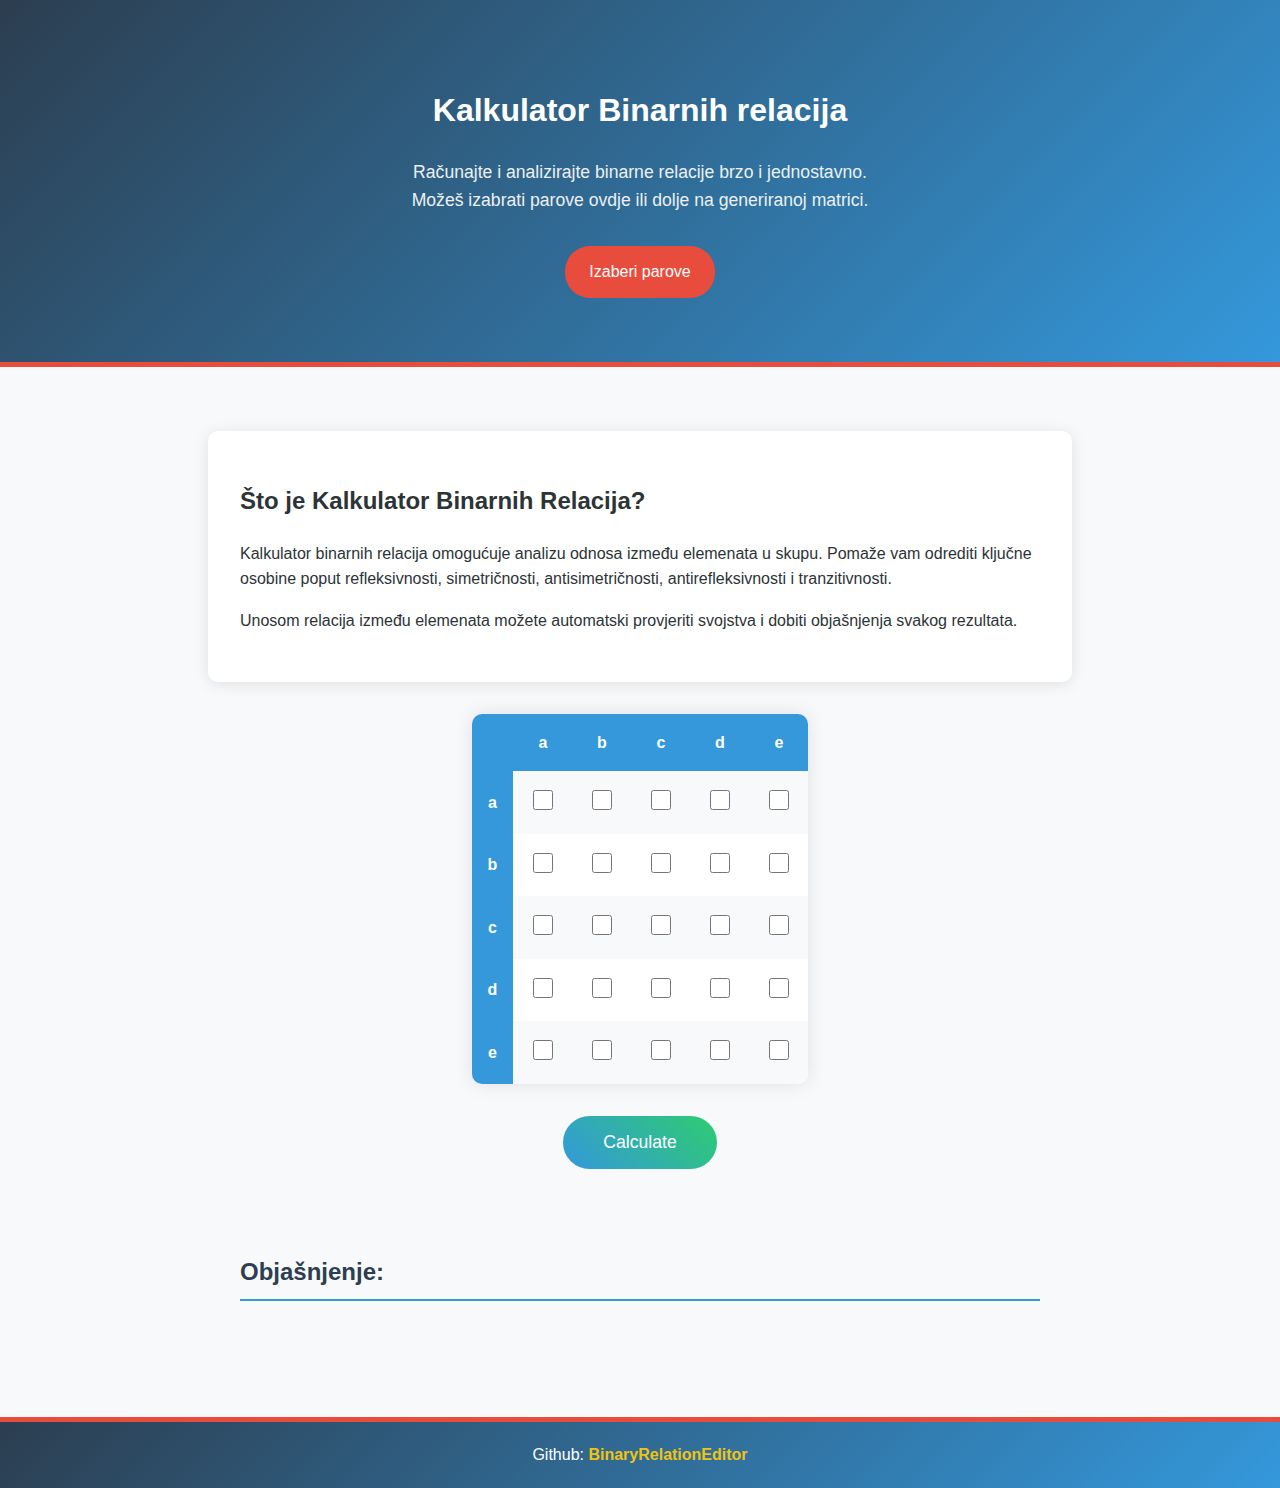
<file: index.html>
<!DOCTYPE html>
<html lang="en">
  <head>
    <meta charset="UTF-8" />
    <meta http-equiv="X-UA-Compatible" content="IE=edge" />
    <meta name="viewport" content="width=device-width, initial-scale=1.0" />
    <title>Kalkulator binarnih relacija</title>
    <link rel="stylesheet" href="css/index.css" />
    <link rel="stylesheet" href="css/main.css" />
  </head>

  <body>
    <header class="header">
      <div class="header-container">
        <h1>Kalkulator Binarnih relacija</h1>
        <p class="header-subtitle">
          Računajte i analizirajte binarne relacije brzo i jednostavno.
          <br />Možeš izabrati parove ovdje ili dolje na generiranoj matrici.
        </p>

        <a href="binary-relation-calculator.html" class="btn">Izaberi parove</a>
      </div>
    </header>

    <main>
      <section class="about-section">
        <h2>Što je Kalkulator Binarnih Relacija?</h2>
        <p>
          Kalkulator binarnih relacija omogućuje analizu odnosa između elemenata
          u skupu. Pomaže vam odrediti ključne osobine poput refleksivnosti,
          simetričnosti, antisimetričnosti, antirefleksivnosti i tranzitivnosti.
        </p>
        <p>
          Unosom relacija između elemenata možete automatski provjeriti svojstva
          i dobiti objašnjenja svakog rezultata.
        </p>
      </section>

      <div id="message" role="alert"></div>
      <section aria-label="Relation Matrix">
        <table class="my-table" aria-label="Binary Relations Input Matrix">
          <tr>
            <th scope="col"></th>
            <th scope="col">a</th>
            <th scope="col">b</th>
            <th scope="col">c</th>
            <th scope="col">d</th>
            <th scope="col">e</th>
          </tr>
          <tr>
            <th scope="row">a</th>
            <td>
              <input
                type="checkbox"
                id="aa"
                name="aa"
                class="checkbox"
                value="aa"
                aria-label="Relation a to a"
              />
            </td>
            <td>
              <input
                type="checkbox"
                id="ab"
                name="ab"
                class="checkbox"
                value="ab"
                aria-label="Relation a to b"
              />
            </td>
            <td>
              <input
                type="checkbox"
                id="ac"
                name="ac"
                class="checkbox"
                value="ac"
                aria-label="Relation a to c"
              />
            </td>
            <td>
              <input
                type="checkbox"
                id="ad"
                name="ad"
                class="checkbox"
                value="ad"
                aria-label="Relation a to d"
              />
            </td>
            <td>
              <input
                type="checkbox"
                id="ae"
                name="ae"
                class="checkbox"
                value="ae"
                aria-label="Relation a to e"
              />
            </td>
          </tr>
          <tr>
            <th scope="row">b</th>
            <td>
              <input
                type="checkbox"
                id="ba"
                name="ba"
                class="checkbox"
                value="ba"
                aria-label="Relation b to a"
              />
            </td>
            <td>
              <input
                type="checkbox"
                id="bb"
                name="bb"
                class="checkbox"
                value="bb"
                aria-label="Relation b to b"
              />
            </td>
            <td>
              <input
                type="checkbox"
                id="bc"
                name="bc"
                class="checkbox"
                value="bc"
                aria-label="Relation b to c"
              />
            </td>
            <td>
              <input
                type="checkbox"
                id="bd"
                name="bd"
                class="checkbox"
                value="bd"
                aria-label="Relation b to d"
              />
            </td>
            <td>
              <input
                type="checkbox"
                id="be"
                name="be"
                class="checkbox"
                value="be"
                aria-label="Relation b to e"
              />
            </td>
          </tr>
          <tr>
            <th scope="row">c</th>
            <td>
              <input
                type="checkbox"
                id="ca"
                name="ca"
                class="checkbox"
                value="ca"
                aria-label="Relation c to a"
              />
            </td>
            <td>
              <input
                type="checkbox"
                id="cb"
                name="cb"
                class="checkbox"
                value="cb"
                aria-label="Relation c to b"
              />
            </td>
            <td>
              <input
                type="checkbox"
                id="cc"
                name="cc"
                class="checkbox"
                value="cc"
                aria-label="Relation c to c"
              />
            </td>
            <td>
              <input
                type="checkbox"
                id="cd"
                name="cd"
                class="checkbox"
                value="cd"
                aria-label="Relation c to d"
              />
            </td>
            <td>
              <input
                type="checkbox"
                id="ce"
                name="ce"
                class="checkbox"
                value="ce"
                aria-label="Relation c to e"
              />
            </td>
          </tr>
          <tr>
            <th scope="row">d</th>
            <td>
              <input
                type="checkbox"
                id="da"
                name="da"
                class="checkbox"
                value="da"
                aria-label="Relation d to a"
              />
            </td>
            <td>
              <input
                type="checkbox"
                id="db"
                name="db"
                class="checkbox"
                value="db"
                aria-label="Relation d to b"
              />
            </td>
            <td>
              <input
                type="checkbox"
                id="dc"
                name="dc"
                class="checkbox"
                value="dc"
                aria-label="Relation d to c"
              />
            </td>
            <td>
              <input
                type="checkbox"
                id="dd"
                name="dd"
                class="checkbox"
                value="dd"
                aria-label="Relation d to d"
              />
            </td>
            <td>
              <input
                type="checkbox"
                id="de"
                name="de"
                class="checkbox"
                value="de"
                aria-label="Relation d to e"
              />
            </td>
          </tr>
          <tr>
            <th scope="row">e</th>
            <td>
              <input
                type="checkbox"
                id="ea"
                name="ea"
                class="checkbox"
                value="ea"
                aria-label="Relation e to a"
              />
            </td>
            <td>
              <input
                type="checkbox"
                id="eb"
                name="eb"
                class="checkbox"
                value="eb"
                aria-label="Relation e to b"
              />
            </td>
            <td>
              <input
                type="checkbox"
                id="ec"
                name="ec"
                class="checkbox"
                value="ec"
                aria-label="Relation e to c"
              />
            </td>
            <td>
              <input
                type="checkbox"
                id="ed"
                name="ed"
                class="checkbox"
                value="ed"
                aria-label="Relation e to d"
              />
            </td>
            <td>
              <input
                type="checkbox"
                id="ee"
                name="ee"
                class="checkbox"
                value="ee"
                aria-label="Relation e to e"
              />
            </td>
          </tr>
        </table>

        <button class="Calculate" type="button">Calculate</button>
      </section>

      <section id="results" aria-live="polite">
        <h2 class="naslov">Rezultati:</h2>
        <h2>
          Refleksivna:
          <span
            class="res refleksivna"
            id="resRefleksivna"
            style="text-align: right"
          ></span>
        </h2>
        <br />
        <hr />
        <h2>Antirefleksivna: <span class="res antirefleksivna"></span></h2>
        <br />
        <hr />
        <h2>Simetrična: <span class="res simetricna"></span></h2>
        <br />
        <hr />
        <h2>Antisimetrična: <span class="res antisimetricna"></span></h2>
        <br />
        <hr />
        <h2>Tranzitivna: <span class="res tranzitivna"></span></h2>
        <br />
        <hr />
        <h2>Asimetrična: <span class="res asimetricna"></span></h2>
        <br />
        <hr />
      </section>

      <section class="Explanation" aria-live="polite">
        <h2 class="titleExp">Objašnjenje:</h2>
        <h3 class="res refleksivnaExp"></h3>
        <h3 class="res antirefleksivnaExp"></h3>
        <h3 class="res simetricnaExp"></h3>
        <h3 class="res antisimetricnaExp"></h3>
        <h3 class="res tranzitivnaExp"></h3>
        <h3 class="res asimetricnaExp"></h3>
        <h3 class="res zakljucakExp"></h3>
      </section>
    </main>
    <section id="footer"></section>

    <script type="module" src="js/index.js"></script>
    <script src="js/utility/main.js"></script>
  </body>
</html>
</file>
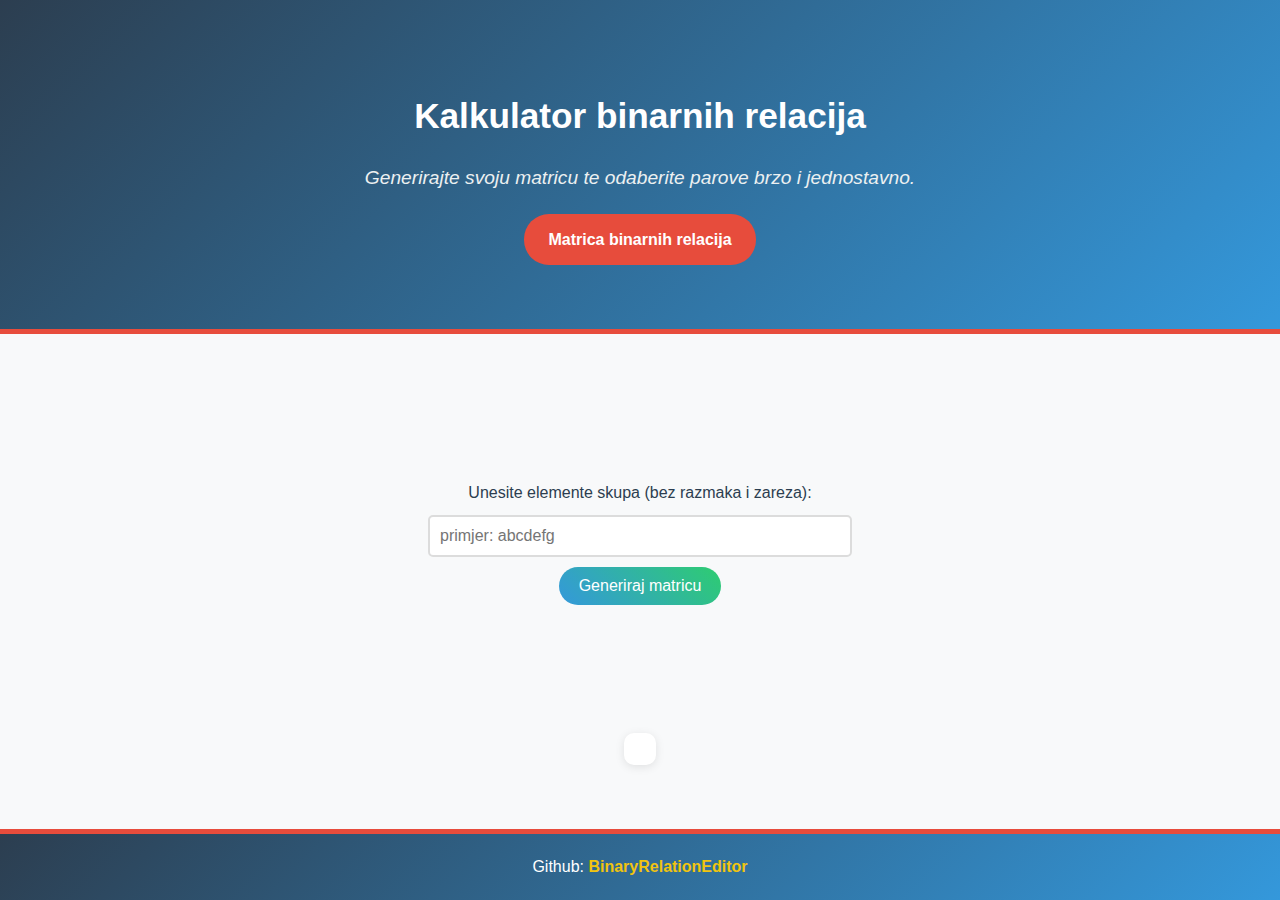
<file: binary-relation-calculator.html>
<!DOCTYPE html>
<html lang="hr">
  <head>
    <meta charset="UTF-8" />
    <meta http-equiv="X-UA-Compatible" content="IE=edge" />
    <meta name="viewport" content="width=device-width, initial-scale=1.0" />
    <title>Kalkulator binarnih relacija</title>
    <link rel="stylesheet" href="css/make-relation.css" />
    <link rel="stylesheet" href="css/main.css" />
  </head>
  <body>
    <header class="header">
      <div class="header-container">
        <h1>Kalkulator binarnih relacija</h1>
        <p class="header-subtitle">
          Generirajte svoju matricu te odaberite parove brzo i jednostavno.
        </p>
        <a href="index.html" class="btn">Matrica binarnih relacija</a>
      </div>
    </header>
    <div id="message" role="alert"></div>
    <div class="input-pairs-field">
      <label for="set-elements"
        >Unesite elemente skupa (bez razmaka i zareza):</label
      >
      <input
        type="text"
        id="set-elements"
        name="set-elements"
        placeholder="primjer: abcdefg"
      />
      <button type="submit" onclick="generateMatrix()">
        Generiraj matricu
      </button>
    </div>
    <div id="matrix-container"></div>

    <div class="result">
      <h2>Rezultati</h2>
      <p>
        Refleksivnost: <span id="reflexive-result" class="na refleksive"></span>
      </p>
      <hr />
      <br />
      <p>
        Antirefleksivnost:
        <span id="antireflexive-result" class="na antirefleksive"></span>
      </p>
      <hr />
      <br />
      <p>
        Simetričnost: <span id="symmetric-result" class="na simetric"></span>
      </p>
      <hr />
      <br />
      <p>
        Antisimetričnost:
        <span id="antisymmetric-result" class="na antisimetric"></span>
      </p>
      <hr />
      <br />
      <p>
        Tranzitivnost:
        <span id="transitive-result" class="na transitive"></span>
      </p>
      <hr />
      <br />
      <p>
        Asimetričnost: <span id="asymetric-result" class="na asymetric"></span>
      </p>
    </div>

    <div id="footer"></div>

    <script type="module" src="js/binary-relation-calculator.js"></script>
    <script src="js/utility/main.js"></script>
  </body>
</html>
</file>
<file: css/index.css>
.header {
  background: linear-gradient(135deg, #2c3e50, #3498db);
  color: white;
  padding: 4rem 2rem;
  text-align: center;
  margin-bottom: 2rem;
  border-bottom: 5px solid #e74c3c;
}

.header-container {
  max-width: 800px;
  margin: 0 auto;
}

.header-subtitle {
  color: #ecf0f1;
  font-size: 1.1rem;
  margin: 1rem 0 2rem;
}

.btn {
  display: inline-block;
  padding: 0.8rem 1.5rem;
  background: #e74c3c;
  color: white;
  text-decoration: none;
  border-radius: 25px;
  transition: transform 0.3s ease;
}

.btn:hover {
  transform: translateY(-2px);
}

.about-section {
  max-width: 800px;
  margin: 2rem auto;
  padding: 2rem;
  background: white;
  border-radius: 10px;
  box-shadow: 0 2px 15px rgba(0, 0, 0, 0.1);
}

.my-table {
  margin: 2rem auto;
  border-collapse: collapse;
  background: white;
  box-shadow: 0 0 20px rgba(0, 0, 0, 0.1);
  border-radius: 10px;
  overflow: hidden;
}

.my-table th,
.my-table td {
  padding: 1rem;
  text-align: center;
}

.my-table th {
  background: #3498db;
  color: white;
  font-weight: 600;
}

.my-table tr:nth-child(even) {
  background-color: #f8f9fa;
}

.checkbox {
  width: 20px;
  height: 20px;
  accent-color: #3498db;
  cursor: pointer;
}

.Calculate {
  display: block;
  margin: 2rem auto;
  padding: 1rem 2.5rem;
  background: linear-gradient(45deg, #3498db, #2ecc71);
  border: none;
  color: white;
  border-radius: 30px;
  font-size: 1.1rem;
  cursor: pointer;
  transition: transform 0.3s ease;
}

.Calculate:hover {
  transform: scale(1.05);
}

#results {
  display: none;
  max-width: 800px;
  margin: 2rem auto;
  padding: 2rem;
  background: white;
  border-radius: 10px;
  box-shadow: 0 2px 15px rgba(0, 0, 0, 0.1);
}

.res {
  color: #2ecc71;
  float: right;
}

.res[data-result="false"] {
  color: #e74c3c;
}

.Explanation {
  max-width: 800px;
  margin: 2rem auto;
  padding: 2rem;
  background: #f8f9fa;
  border-radius: 10px;
  height: fit-content;
  flex-direction: column;
}

.titleExp {
  color: #2c3e50;
  border-bottom: 2px solid #3498db;
  padding-bottom: 0.5rem;
}

hr {
  border: 0;
  height: 1px;
  background: linear-gradient(90deg, transparent, #3498db, transparent);
  margin: 1.5rem 0;
}

@media (max-width: 768px) {
  .my-table {
    width: 95%;
  }

  .my-table th,
  .my-table td {
    padding: 0.5rem;
  }
}
</file>
<file: css/main.css>
html,
body {
  height: 100%;
  font-family: "Segoe UI", Tahoma, Geneva, Verdana, sans-serif;
  line-height: 1.6;
  color: #2d3436;
  background: #f8f9fa;
  margin: 0;
  padding: 0;
  height: 100%;
  display: flex;
  flex-direction: column;
}

main {
  flex: 1;
}

#message {
  display: none;
  max-width: 800px;
  margin: 15px auto;
  padding: 8px 15px;
  background-color: #f1c40f;
  border-radius: 4px;
  color: #333;
}

footer {
  background: linear-gradient(135deg, #2c3e50, #3498db);
  color: white;
  text-align: center;
  padding: 20px 0;
  margin-top: 2rem;
  border-top: 5px solid #e74c3c;
}

footer a {
  color: #f1c40f;
  text-decoration: none;
  font-weight: bold;
  transition: color 0.3s;
}

footer a:hover {
  color: #ff6b6b;
  text-decoration: underline;
}
</file>
<file: css/make-relation.css>
/* ======= General Styles ======= */
body {
  font-family: "Segoe UI", Tahoma, Geneva, Verdana, sans-serif;
  line-height: 1.6;
  color: #2d3436;

  margin: 0;
  padding: 0;
}

/* ======= Header ======= */
/* ======= Header Styles ======= */
.header {
  background: linear-gradient(135deg, #2c3e50, #3498db);
  color: white;
  padding: 4rem 2rem;
  text-align: center;
  border-bottom: 5px solid #e74c3c;
}

.header-container {
  background-color: transparent;
  max-width: 800px;
  margin: 0 auto;
}

.header h1 {
  font-size: 2.2rem;
  margin-bottom: 10px;
}

.header-subtitle {
  font-size: 1.2rem;
  color: #ecf0f1;
  margin-bottom: 20px;
  font-style: italic;
}

/* Stylish Button */
.btn {
  display: inline-block;
  padding: 0.8rem 1.5rem;
  background: #e74c3c;
  color: white;
  text-decoration: none;
  border-radius: 25px;
  font-weight: bold;
  transition: transform 0.3s ease, background 0.3s;
}

.btn:hover {
  transform: translateY(-3px);
  background: #c0392b;
}

/* ======= Responsive Design ======= */
@media (max-width: 768px) {
  .header {
    padding: 3rem 1.5rem;
  }

  .header h1 {
    font-size: 1.8rem;
  }

  .header-subtitle {
    font-size: 1rem;
  }
}

/* ======= Form Section ======= */
.input-pairs-field {
  display: flex;
  justify-items: center;
  align-items: center;
  justify-content: center;
  align-content: center;
  flex-direction: column;
  padding-top: 50px;
  flex: 1;
}

label {
  font-size: 1rem;
  color: #2c3e50;
}

input[type="text"] {
  width: 90%;
  max-width: 400px;
  padding: 10px;
  margin: 10px 0;
  border: 2px solid #dcdcdc;
  border-radius: 5px;
  font-size: 1rem;
  transition: border-color 0.3s;
}

input[type="text"]:focus {
  border-color: #3498db;
  outline: none;
  box-shadow: 0 0 5px rgba(52, 152, 219, 0.3);
}

button {
  display: inline-block;
  padding: 10px 20px;
  background: linear-gradient(45deg, #3498db, #2ecc71);
  color: white;
  border: none;
  font-size: 1rem;
  border-radius: 30px;
  cursor: pointer;
  transition: transform 0.3s ease;
}

button:hover {
  transform: scale(1.05);
}

/* ======= Matrix Container ======= */
#matrix-container {
  display: none;
  max-width: 900px;
  margin: 2rem auto;
  padding: 1rem;
  background: white;
  border-radius: 10px;
  box-shadow: 0 2px 10px rgba(0, 0, 0, 0.1);
  text-align: center;
}

/* ======= Results Section ======= */
.result {
  display: none;
  max-width: 800px;
  width: 100%;
  margin: 2rem auto;
  padding: 2rem;
  background: white;
  border-radius: 10px;
  box-shadow: 0 2px 10px rgba(0, 0, 0, 0.1);
}

.result h2 {
  text-align: center;
  font-size: 1.5rem;
  color: #2c3e50;
}

.result p {
  font-size: 1rem;
  display: flex;
  justify-content: space-between;
  border-bottom: 1px solid #ddd;
  padding: 8px 0;
  color: #2d3436;
}

/* Color-coded results */
.na {
  font-weight: bold;
}

.refleksive,
.simetric {
  color: #27ae60;
}

.antirefleksive,
.antisimetric {
  color: #e74c3c;
}

.transitive,
.asymetric {
  color: #f1c40f;
}

/* ======= Responsive Design ======= */
@media (max-width: 768px) {
  div {
    padding: 1rem;
  }

  input[type="text"] {
    width: 100%;
  }

  button {
    width: 100%;
  }

  .result {
    padding: 1rem;
  }

  .result p {
    flex-direction: column;
    text-align: center;
  }
}

/* Table styling */
.relation-table {
  margin: 2rem auto;
  border-collapse: collapse;
  background: white;
  box-shadow: 0 0 20px rgba(0, 0, 0, 0.1);
  border-radius: 10px;
  overflow: hidden;
}

.relation-table th,
.relation-table td {
  border: 1px solid #ddd;
  padding: 8px;
}

.relation-table th {
  background: #3498db;
  color: white;
  font-weight: 600;
}

.relation-table td {
  background-color: #f8f9fa;
}

/* Matrix checkbox */
.matrix-checkbox {
  transform: scale(1.2);
  cursor: pointer;
  width: 20px;
  height: 20px;
  accent-color: #3498db;
  cursor: pointer;
}

/* Button styling */
.calculate-button {
  display: inline-block;
  background-color: #007bff;
  color: white;
  font-size: 16px;
  padding: 10px 20px;
  border: none;
  border-radius: 4px;
  margin: 20px 0;
  cursor: pointer;
  transition: all 0.3s ease;
  box-shadow: 0 4px 6px rgba(0, 0, 0, 0.1);
}

.calculate-button:hover {
  background-color: #0056b3;
}
</file>
